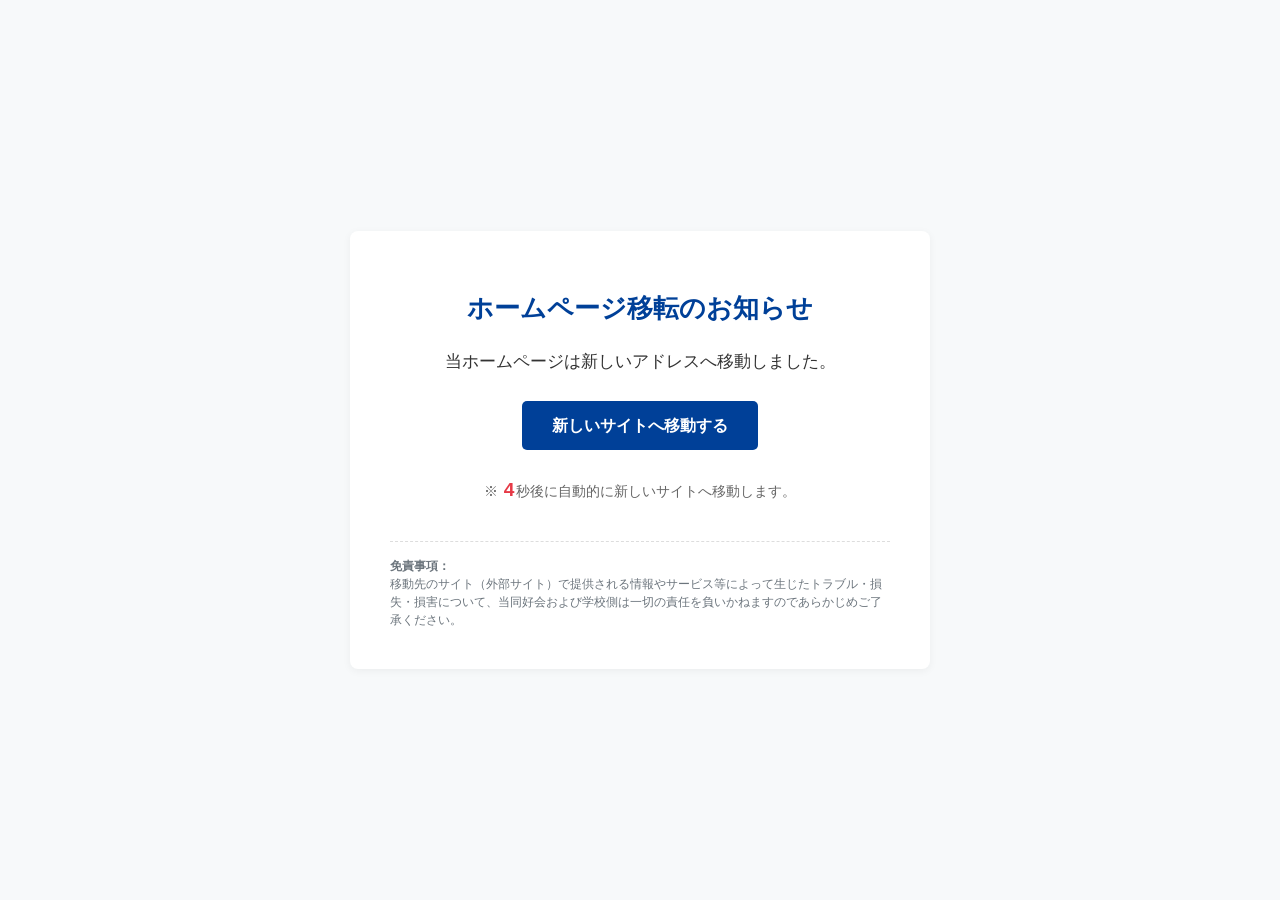
<file: index.html>
<!DOCTYPE html>
<html lang="ja">
<head>
    <meta charset="UTF-8">
    <meta name="viewport" content="width=device-width, initial-scale=1.0">
    
    <!-- 💡 万が一JavaScriptが動かない環境用 -->
    <meta http-equiv="refresh" content="5;url=https://nwuss-railway-club.github.io/Home_page-nwuss-railway-club/">
    
    <title>ホームページ移転のお知らせ</title>
    <style>
        /* 🎨 元のサイトの爽やかなブルー基調のデザインを継承 */
        body {
            font-family: 'Helvetica Neue', Arial, 'Hiragino Kaku Gothic ProN', 'Hiragino Sans', Meiryo, sans-serif;
            line-height: 1.6;
            color: #333;
            background-color: #f7f9fa;
            display: flex;
            justify-content: center;
            align-items: center;
            height: 100vh;
            margin: 0;
        }
        .container {
            text-align: center;
            background: #fff;
            padding: 40px;
            border-radius: 8px;
            box-shadow: 0 2px 8px rgba(0,0,0,0.05);
            max-width: 500px;
            width: 90%;
        }
        h1 {
            color: #004098; /* 同好会ブルー */
            font-size: 1.6rem;
            margin-bottom: 20px;
        }
        p {
            font-size: 1.05rem;
            color: #333;
            margin-bottom: 25px;
        }
        /* 🔗 新しいサイトへ行くボタン */
        .btn {
            display: inline-block;
            background: #004098;
            color: #fff;
            padding: 12px 30px;
            text-decoration: none;
            border-radius: 5px;
            font-weight: bold;
            transition: background 0.2s;
        }
        .btn:hover {
            background: #002d6b;
        }
        .notice {
            font-size: 0.9rem;
            color: #666;
            margin-top: 25px;
        }
        /* ⏳ カウントダウンの数字を目立たせるスタイル */
        #countdown {
            font-weight: bold;
            color: #e63946; /* お知らせバッジと同じ赤色 */
            font-size: 1.2rem;
            margin: 0 2px;
        }
        /* ⚖️ 最下部に入れる控えめな免責事項エリア */
        .disclaimer-box {
            margin-top: 35px;
            padding-top: 15px;
            border-top: 1px dashed #ddd;
            font-size: 0.75rem;
            color: #6c757d;
            text-align: left;
            line-height: 1.5;
        }
    </style>
</head>
<body>

    <div class="container">
        <h1>ホームページ移転のお知らせ</h1>
        <p>
            当ホームページは新しいアドレスへ移動しました。<br>
        </p>
        
        <!-- 💡 移転先のURL -->
        <a href="https://nwuss-railway-club.github.io/Home_page-nwuss-railway-club/" class="btn">新しいサイトへ移動する</a>
        
        <!-- ⏳ JavaScriptでここの数字がリアルタイムに減っていきます -->
        <p class="notice">※ <span id="countdown">5</span>秒後に自動的に新しいサイトへ移動します。</p>

        <!-- ⚖️ 免責事項の一言を追加 -->
        <div class="disclaimer-box">
            <strong>免責事項：</strong><br>
            移動先のサイト（外部サイト）で提供される情報やサービス等によって生じたトラブル・損失・損害について、当同好会および学校側は一切の責任を負いかねますのであらかじめご了承ください。
        </div>
    </div>

    <script>
        // 🛠 設定エリア：移動させたい新しいサイトのURLをここに貼ってください
        const newUrl = "https://nwuss-railway-club.github.io/Home_page-nwuss-railway-club/";
        
        // ⏳ カウントダウン（秒数）の設定
        let timeLeft = 5; 
        const countdownElement = document.getElementById("countdown");

        const timer = setInterval(() => {
            timeLeft--;
            countdownElement.textContent = timeLeft; // 画面の数字を書き換え
            
            if (timeLeft <= 0) {
                clearInterval(timer);
                window.location.href = newUrl; // 新しいURLにジャンプ
            }
        }, 1000); // 1秒ごとに実行
    </script>

</body>
</html>
</file>
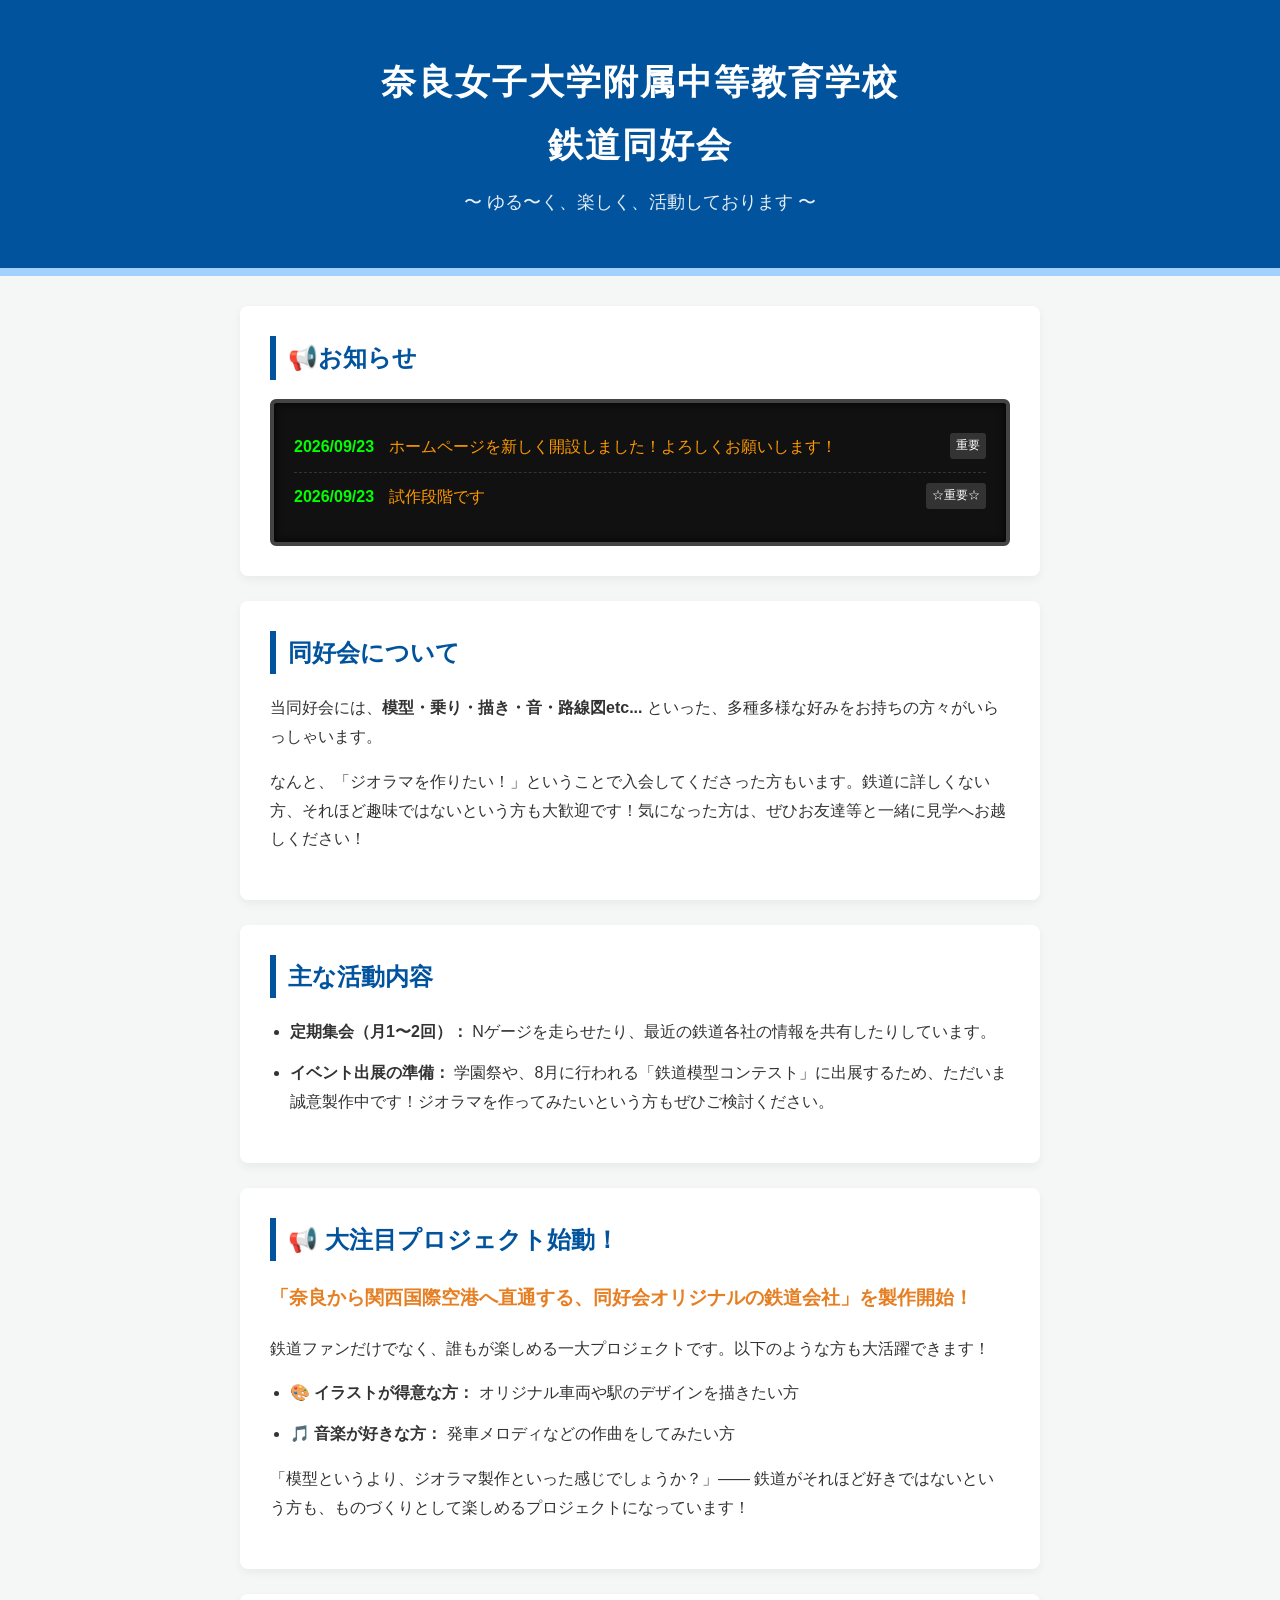
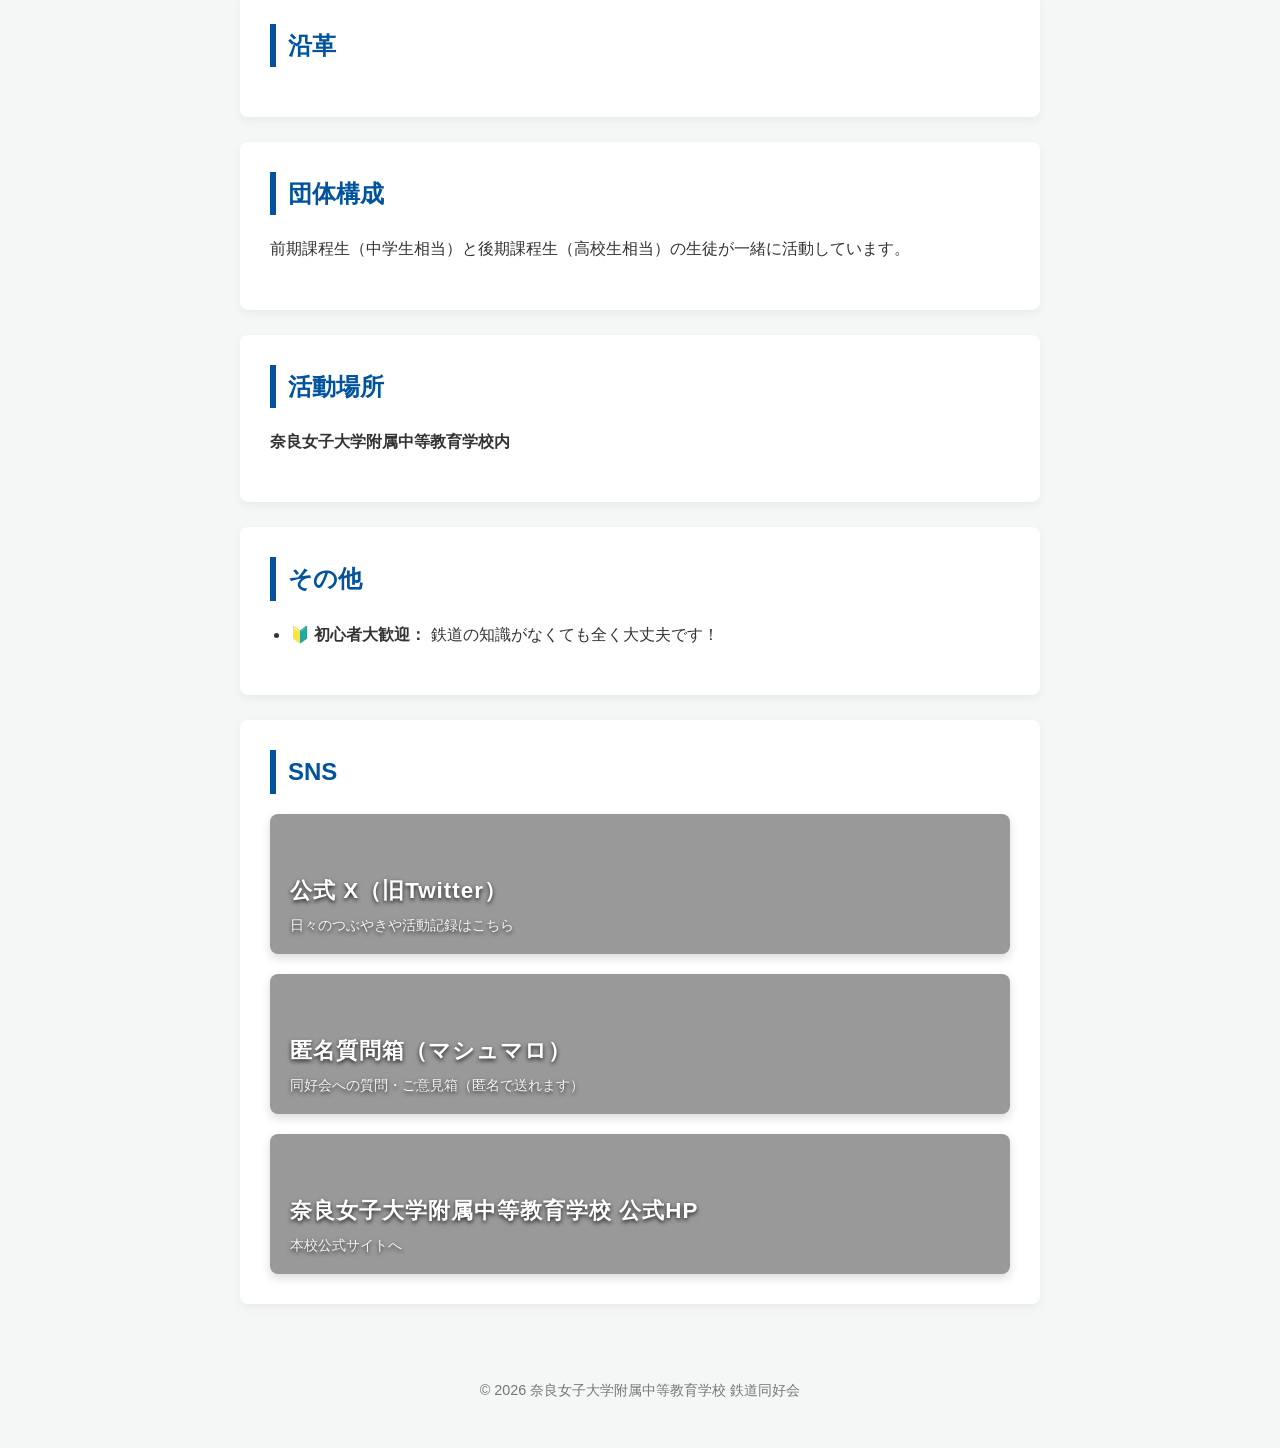
<file: 23最終).html>
<!DOCTYPE html>
<html lang="ja">
<head>
    <meta charset="UTF-8">
    <meta name="viewport" content="width=device-width, initial-scale=1.0">
    <title>奈良女子大学附属中等教育学校 鉄道同好会</title>
    <style>
        body { font-family: 'Helvetica Neue', Arial, 'Hiragino Kaku Gothic ProN', メイリオ, sans-serif; line-height: 1.8; color: #333; background-color: #f4f7f6; margin: 0; padding: 0; }
        header { background-color: #00539c; color: white; text-align: center; padding: 50px 20px; border-bottom: 8px solid #a3d1ff; }
        header h1 { margin: 0; font-size: 2.2rem; letter-spacing: 2px; }
        header p { margin: 10px 0 0 0; font-size: 1.1rem; opacity: 0.9; }
        main { max-width: 800px; margin: 30px auto; padding: 0 20px; }
        section { background: white; padding: 30px; margin-bottom: 25px; border-radius: 8px; box-shadow: 0 4px 10px rgba(0,0,0,0.05); }
        h2 { color: #00539c; border-left: 6px solid #00539c; padding-left: 12px; margin-top: 0; font-size: 1.5rem; }
        h3 { color: #e67e22; font-size: 1.2rem; margin-top: 20px; }
        ul { padding-left: 20px; }
        li { margin-bottom: 12px; }
        .notice-box { background-color: #f9f9f9; border-left: 4px solid #95a5a6; padding: 15px; margin-top: 20px; font-size: 0.9rem; color: #555; }
        footer { text-align: center; padding: 30px; color: #777; font-size: 0.9rem; }
        
        /* 🚥 鉄道の電光掲示板風お知らせスペース */
        .bbs-board { background-color: #111; color: #ff9900; font-family: sans-serif; padding: 20px; border-radius: 6px; border: 4px solid #444; box-shadow: inset 0 0 10px rgba(0,0,0,0.8); margin-top: 15px; }
        .bbs-item { border-bottom: 1px dashed #333; padding: 10px 0; display: flex; justify-content: space-between; align-items: center; }
        .bbs-item:last-child { border-bottom: none; }
        .bbs-content-box { flex-grow: 1; display: flex; justify-content: space-between; align-items: flex-start; }
        .bbs-date { color: #00ff00; margin-right: 15px; font-weight: bold; white-space: nowrap; }
        .bbs-text { flex-grow: 1; margin: 0; color: #ff9900; }
        .bbs-tag { background: #333; color: #fff; padding: 2px 6px; font-size: 0.75rem; border-radius: 3px; margin-left: 10px; white-space: nowrap; }
    </style>
</head>
<body>

    <div id="main-wrapper">
        <header>
            <h1>奈良女子大学附属中等教育学校<br>鉄道同好会</h1>
            <p>〜 ゆる〜く、楽しく、活動しております 〜</p>
        </header>

        <main>
            <!-- 📢 運行情報・お知らせ -->
            <section>
                <h2>📢お知らせ</h2>
                <div class="bbs-board">
                    
                    <!-- ✍️ 【身内へのお知らせ編集方法】 新しくお知らせを増やしたい時は、ここから下の3行をコピーして、日付や文章を書き換えて増やすだけです！ -->
                    <div class="bbs-item">
                        <div class="bbs-content-box">
                            <span class="bbs-date">2026/09/23</span>
                            <p class="bbs-text">ホームページを新しく開設しました！よろしくお願いします！</p>
                            <span class="bbs-tag">重要</span>
                        </div>
                    </div>
                    <!-- ✍️ 【身内へのお知らせ編集方法】 新しくお知らせを増やしたい時は、ここから下の3行をコピーして、日付や文章を書き換えて増やすだけです！ -->
<div class="bbs-item">
    <div class="bbs-content-box">
        <span class="bbs-date">2026/09/23</span>
        <p class="bbs-text">試作段階です</p>
        <span class="bbs-tag">☆重要☆</span>
    </div>
</div>

                    
                    <!-- 不要になったお知らせは、その<div>から</div>までのカタマリをキーボードのDeleteキーで消すだけで削除できます -->

                </div>
            </section>

            <!-- 同好会について -->
            <section>
                <h2>同好会について</h2>
                <p>当同好会には、<strong>模型・乗り・描き・音・路線図etc...</strong> といった、多種多様な好みをお持ちの方々がいらっしゃいます。</p>
                <p>なんと、「ジオラマを作りたい！」ということで入会してくださった方もいます。鉄道に詳しくない方、それほど趣味ではないという方も大歓迎です！気になった方は、ぜひお友達等と一緒に見学へお越しください！</p>
            </section>

            <!-- 主な活動内容 -->
            <section>
                <h2>主な活動内容</h2>
                <ul>
                    <li><strong>定期集会（月1〜2回）：</strong> Nゲージを走らせたり、最近の鉄道各社の情報を共有したりしています。</li>
                    <li><strong>イベント出展の準備：</strong> 学園祭や、8月に行われる「鉄道模型コンテスト」に出展するため、ただいま誠意製作中です！ジオラマを作ってみたいという方もぜひご検討ください。</li>
                </ul>
            </section>

            <!-- 大注目プロジェクト -->
            <section>
                <h2>📢 大注目プロジェクト始動！</h2>
                <h3>「奈良から関西国際空港へ直通する、同好会オリジナルの鉄道会社」を製作開始！</h3>
                <p>鉄道ファンだけでなく、誰もが楽しめる一大プロジェクトです。以下のような方も大活躍できます！</p>
                <ul>
                    <li>🎨 <strong>イラストが得意な方：</strong> オリジナル車両や駅のデザインを描きたい方</li>
                    <li>🎵 <strong>音楽が好きな方：</strong> 発車メロディなどの作曲をしてみたい方</li>
                </ul>
                <p>「模型というより、ジオラマ製作といった感じでしょうか？」—— 鉄道がそれほど好きではないという方も、ものづくりとして楽しめるプロジェクトになっています！</p>
            </section>
            <!-- 沿革 -->
            <section>
                <h2>沿革</h2>
            </section>
             <!-- 団体構成 -->
            <section>
                <h2>団体構成</h2>
                <p>前期課程生（中学生相当）と後期課程生（高校生相当）の生徒が一緒に活動しています。</p>
            </section>
             <!-- 活動場所 -->
            <section>
                <h2>活動場所</h2>
                <p><strong>奈良女子大学附属中等教育学校内</strong> </p>
            </section>

            <!-- 募集要項 -->
            <section>
                <h2>その他</h2>
                <ul>
                    <li>🔰 <strong>初心者大歓迎：</strong> 鉄道の知識がなくても全く大丈夫です！</li>
                </ul>
            </section>
                     <!-- 🚥 関連リンク・SNS（ボタンデザイン版） -->
        <style>
            .sns-container { display: flex; flex-direction: column; gap: 15px; margin-top: 20px; }
            .sns-button { display: flex; align-items: center; background: #fff; border: 2px solid #00539c; padding: 15px; border-radius: 8px; text-decoration: none; color: #333; font-weight: bold; transition: 0.3s; box-shadow: 0 4px 6px rgba(0,0,0,0.05); }
            .sns-button:hover { background: #00539c; color: white; transform: translateY(-2px); box-shadow: 0 6px 12px rgba(0,53,156,0.2); }
            .sns-icon { font-size: 1.5rem; margin-right: 15px; width: 30px; text-align: center; }
            .sns-info { display: flex; flex-direction: column; }
            .sns-title { font-size: 1.05rem; }
            .sns-sub { font-size: 0.8rem; color: #777; font-weight: normal; }
            .sns-button:hover .sns-sub { color: #e0e0e0; }
        </style>

                <!-- 🚥 写真リンク（バナーデザイン版） -->
        <style>
            .sns-photo-container { display: flex; flex-direction: column; gap: 20px; margin-top: 20px; }
            .photo-banner { position: relative; width: 100%; height: 140px; border-radius: 8px; overflow: hidden; display: block; text-decoration: none; box-shadow: 0 4px 10px rgba(0,0,0,0.15); transition: 0.3s; }
            .photo-banner:hover { transform: translateY(-3px); box-shadow: 0 8px 20px rgba(0,0,0,0.25); }
            
            /* 🖼️ 写真の背景設定（ここに好きな画像のURLを入れます） */
            .bg-x { background: linear-gradient(rgba(0,0,0,0.4), rgba(0,0,0,0.4)), url('https://unsplash.com') center/cover; }
            .bg-marshmallow { background: linear-gradient(rgba(0,0,0,0.4), rgba(0,0,0,0.4)), url('https://unsplash.com') center/cover; }
            .bg-school { background: linear-gradient(rgba(0,0,0,0.4), rgba(0,0,0,0.4)), url('https://unsplash.com') center/cover; }
            
            /* 写真の上の文字デザイン */
            .banner-text-box { position: absolute; bottom: 15px; left: 20px; color: white; text-shadow: 0 2px 4px rgba(0,0,0,0.8); }
            .banner-main-title { font-size: 1.4rem; font-weight: bold; margin: 0; letter-spacing: 1px; display: flex; align-items: center; gap: 8px; }
            .banner-sub-title { font-size: 0.85rem; opacity: 0.9; margin: 3px 0 0 0; }
        </style>

        <section>
            <h2>SNS</h2>
            <div class="sns-photo-container">
                
                <!-- X（旧Twitter） -->
                <a href="https://x.com/nwuss_railclub" target="_blank" class="photo-banner bg-x">
                    <div class="banner-text-box">
                        <p class="banner-main-title">公式 X（旧Twitter）</p>
                        <p class="banner-sub-title">日々のつぶやきや活動記録はこちら</p>
                    </div>
                </a>

                <!-- マシュマロ -->
                <a href="https://marshmallow-qa.com/o2q30elz2n8u4wb?t=pS1p2X&utm_medium=twitter&utm_source=promotion" target="_blank" class="photo-banner bg-marshmallow">
                    <div class="banner-text-box">
                        <p class="banner-main-title">匿名質問箱（マシュマロ）</p>
                        <p class="banner-sub-title">同好会への質問・ご意見箱（匿名で送れます）</p>
                    </div>
                </a>

                <!-- 本校HP -->
                <a href="https://nwuss.nara-wu.ac.jp/" target="_blank" class="photo-banner bg-school">
                    <div class="banner-text-box">
                        <p class="banner-main-title">奈良女子大学附属中等教育学校 公式HP</p>
                        <p class="banner-sub-title">本校公式サイトへ</p>
                    </div>
                </a>

            </div>
        </section>


        </main>

        <footer>
            <p>&copy; 2026 奈良女子大学附属中等教育学校 鉄道同好会</p>
        </footer>
    </div>

</body>
</html>
</file>
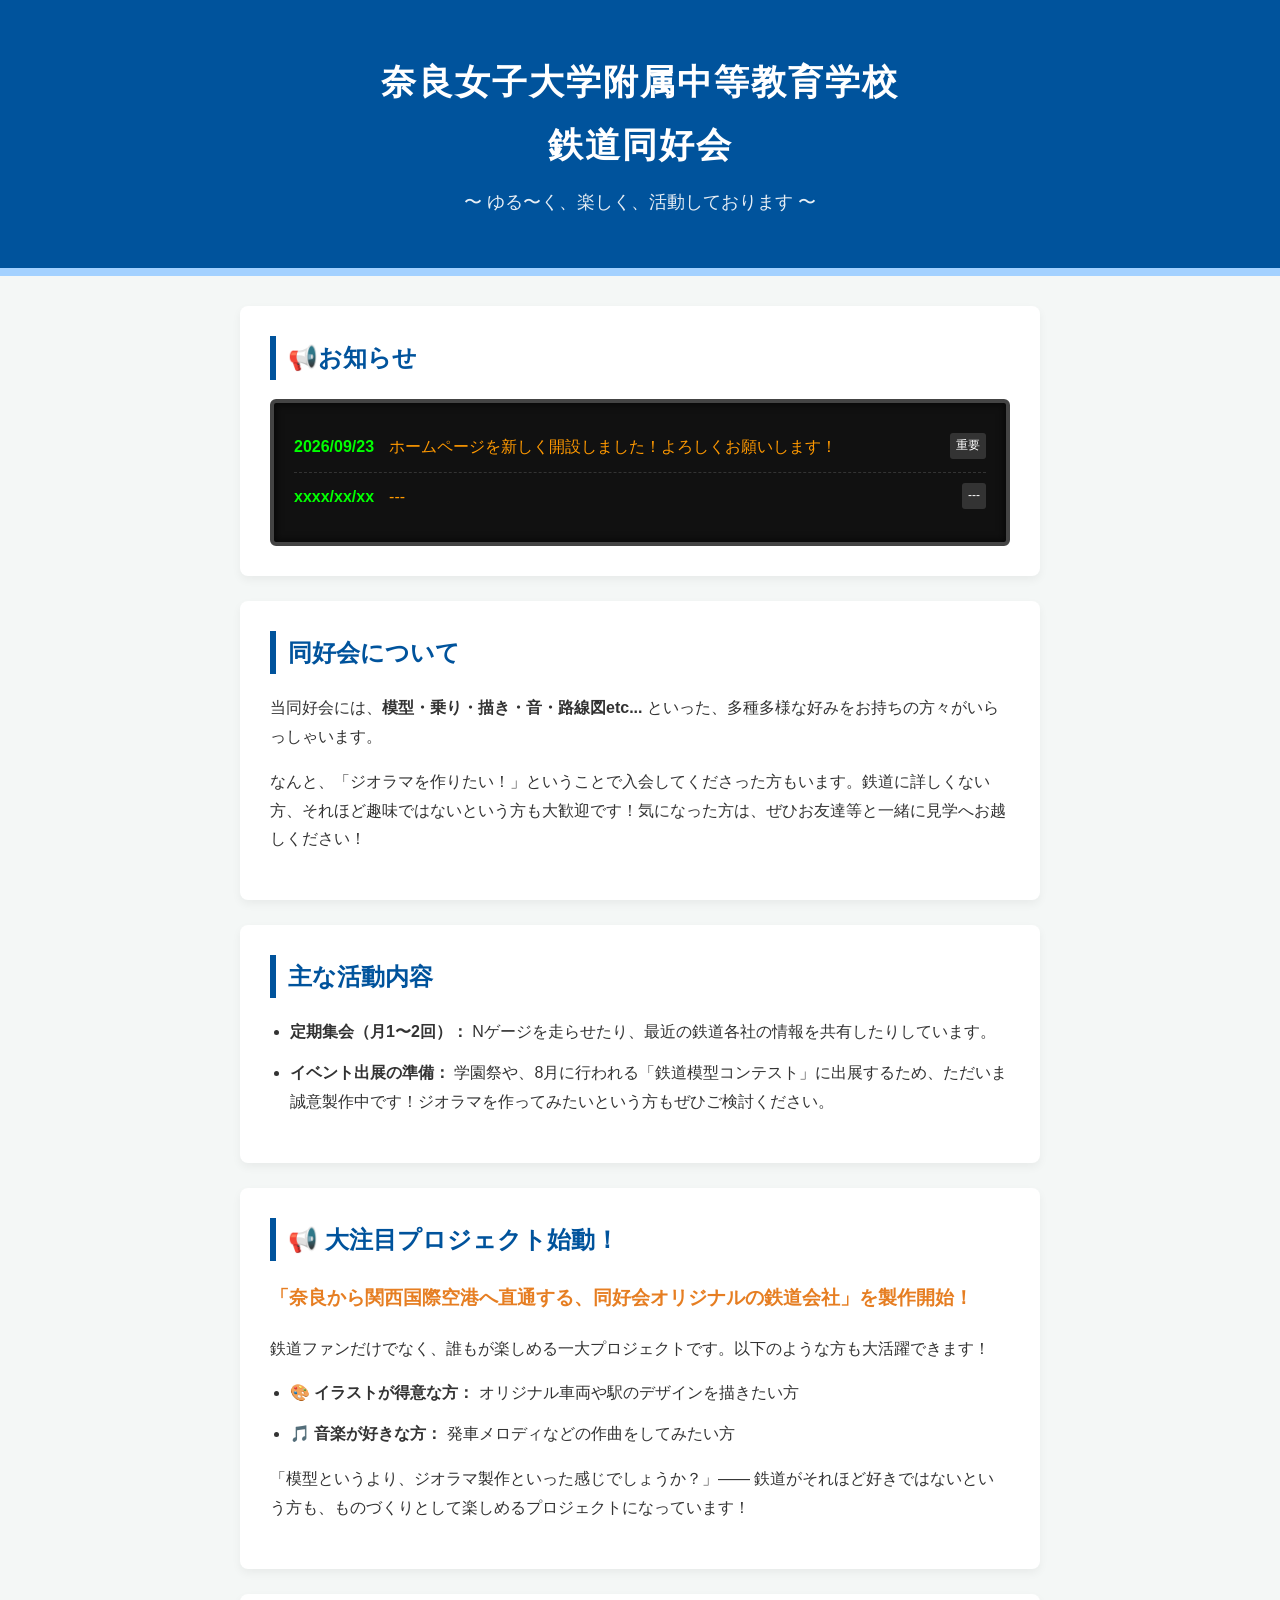
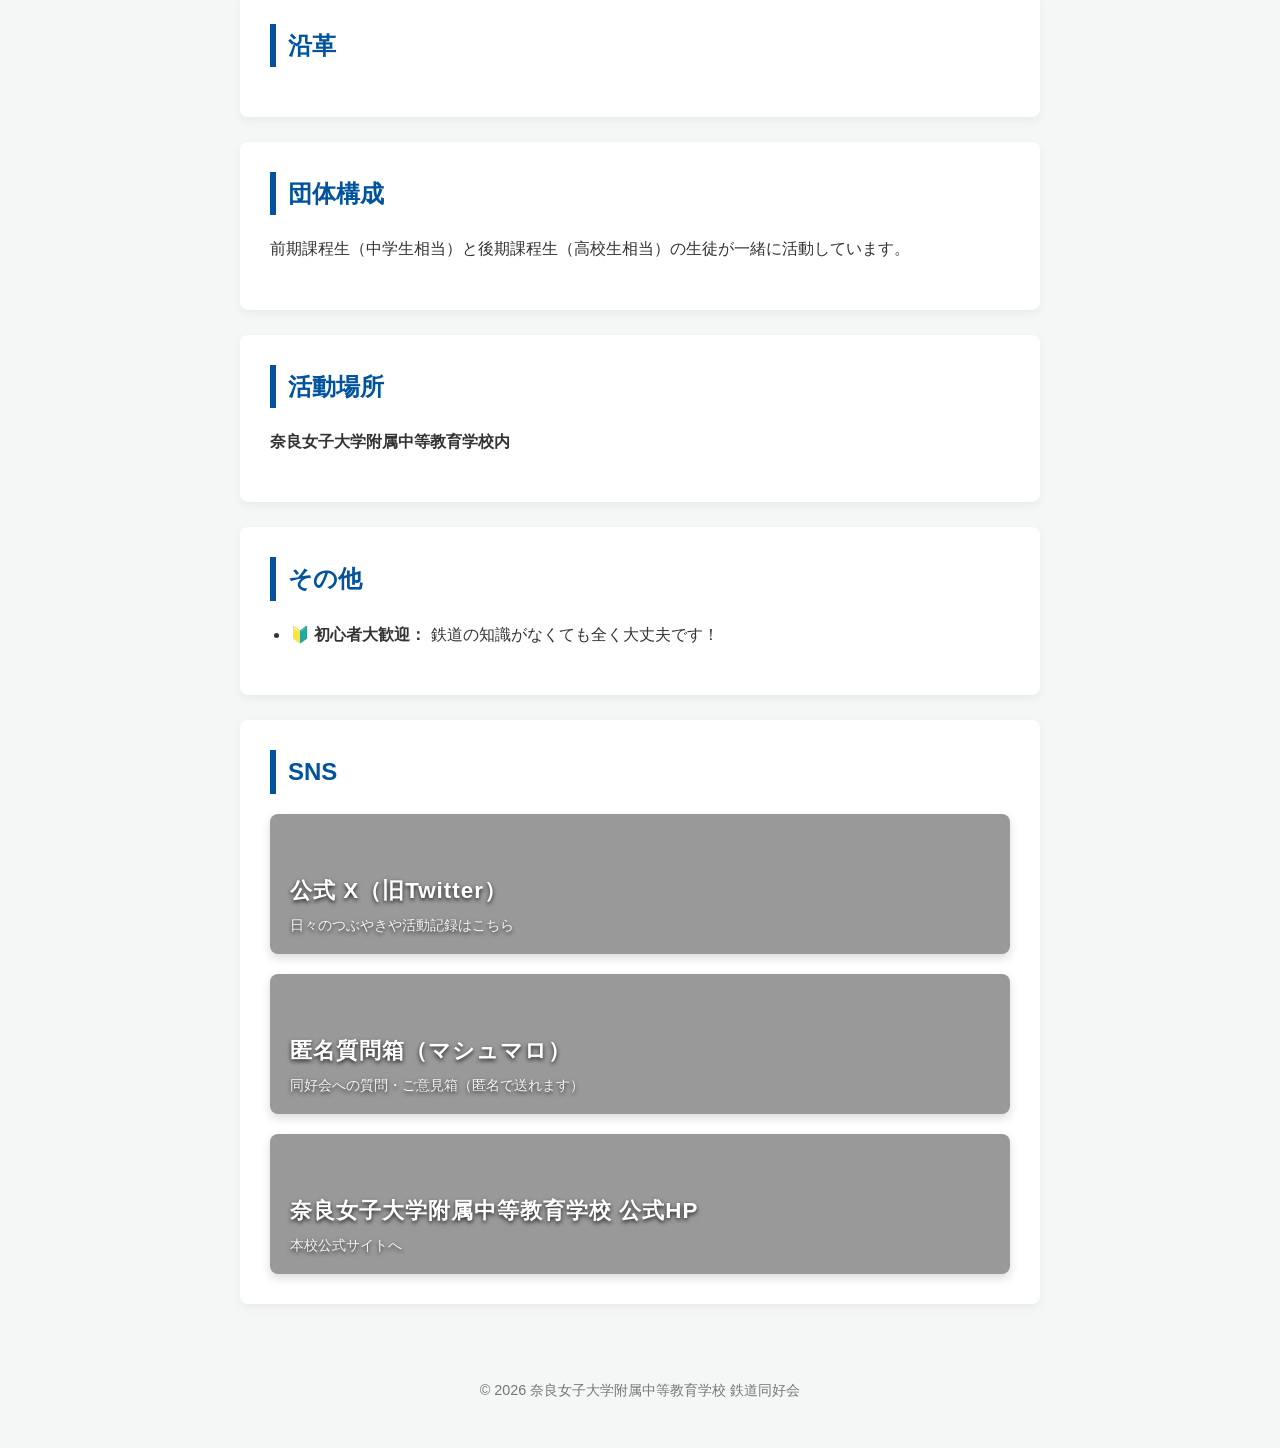
<file: 最新.html>
<!DOCTYPE html>
<html lang="ja">
<head>
    <meta charset="UTF-8">
    <meta name="viewport" content="width=device-width, initial-scale=1.0">
    <title>奈良女子大学附属中等教育学校 鉄道同好会</title>
    <style>
        body { font-family: 'Helvetica Neue', Arial, 'Hiragino Kaku Gothic ProN', メイリオ, sans-serif; line-height: 1.8; color: #333; background-color: #f4f7f6; margin: 0; padding: 0; }
        header { background-color: #00539c; color: white; text-align: center; padding: 50px 20px; border-bottom: 8px solid #a3d1ff; }
        header h1 { margin: 0; font-size: 2.2rem; letter-spacing: 2px; }
        header p { margin: 10px 0 0 0; font-size: 1.1rem; opacity: 0.9; }
        main { max-width: 800px; margin: 30px auto; padding: 0 20px; }
        section { background: white; padding: 30px; margin-bottom: 25px; border-radius: 8px; box-shadow: 0 4px 10px rgba(0,0,0,0.05); }
        h2 { color: #00539c; border-left: 6px solid #00539c; padding-left: 12px; margin-top: 0; font-size: 1.5rem; }
        h3 { color: #e67e22; font-size: 1.2rem; margin-top: 20px; }
        ul { padding-left: 20px; }
        li { margin-bottom: 12px; }
        .notice-box { background-color: #f9f9f9; border-left: 4px solid #95a5a6; padding: 15px; margin-top: 20px; font-size: 0.9rem; color: #555; }
        footer { text-align: center; padding: 30px; color: #777; font-size: 0.9rem; }
        
        /* 🚥 鉄道の電光掲示板風お知らせスペース */
        .bbs-board { background-color: #111; color: #ff9900; font-family: sans-serif; padding: 20px; border-radius: 6px; border: 4px solid #444; box-shadow: inset 0 0 10px rgba(0,0,0,0.8); margin-top: 15px; }
        .bbs-item { border-bottom: 1px dashed #333; padding: 10px 0; display: flex; justify-content: space-between; align-items: center; }
        .bbs-item:last-child { border-bottom: none; }
        .bbs-content-box { flex-grow: 1; display: flex; justify-content: space-between; align-items: flex-start; }
        .bbs-date { color: #00ff00; margin-right: 15px; font-weight: bold; white-space: nowrap; }
        .bbs-text { flex-grow: 1; margin: 0; color: #ff9900; }
        .bbs-tag { background: #333; color: #fff; padding: 2px 6px; font-size: 0.75rem; border-radius: 3px; margin-left: 10px; white-space: nowrap; }
    </style>
</head>
<body>

    <div id="main-wrapper">
        <header>
            <h1>奈良女子大学附属中等教育学校<br>鉄道同好会</h1>
            <p>〜 ゆる〜く、楽しく、活動しております 〜</p>
        </header>

        <main>
            <!-- 📢 運行情報・お知らせ -->
            <section>
                <h2>📢お知らせ</h2>
                <div class="bbs-board">
                    
                    <!-- ✍️ 【身内へのお知らせ編集方法】 新しくお知らせを増やしたい時は、ここから下の3行をコピーして、日付や文章を書き換えて増やすだけです！ -->
                    <div class="bbs-item">
                        <div class="bbs-content-box">
                            <span class="bbs-date">2026/09/23</span>
                            <p class="bbs-text">ホームページを新しく開設しました！よろしくお願いします！</p>
                            <span class="bbs-tag">重要</span>
                        </div>
                    </div>
                    <!-- ✍️ 【身内へのお知らせ編集方法】 新しくお知らせを増やしたい時は、ここから下の3行をコピーして、日付や文章を書き換えて増やすだけです！ -->
<div class="bbs-item">
    <div class="bbs-content-box">
        <span class="bbs-date">xxxx/xx/xx</span>
        <p class="bbs-text">---</p>
        <span class="bbs-tag">---</span>
    </div>
</div>

                    
                    <!-- 不要になったお知らせは、その<div>から</div>までのカタマリをキーボードのDeleteキーで消すだけで削除できます -->

                </div>
            </section>

            <!-- 同好会について -->
            <section>
                <h2>同好会について</h2>
                <p>当同好会には、<strong>模型・乗り・描き・音・路線図etc...</strong> といった、多種多様な好みをお持ちの方々がいらっしゃいます。</p>
                <p>なんと、「ジオラマを作りたい！」ということで入会してくださった方もいます。鉄道に詳しくない方、それほど趣味ではないという方も大歓迎です！気になった方は、ぜひお友達等と一緒に見学へお越しください！</p>
            </section>

            <!-- 主な活動内容 -->
            <section>
                <h2>主な活動内容</h2>
                <ul>
                    <li><strong>定期集会（月1〜2回）：</strong> Nゲージを走らせたり、最近の鉄道各社の情報を共有したりしています。</li>
                    <li><strong>イベント出展の準備：</strong> 学園祭や、8月に行われる「鉄道模型コンテスト」に出展するため、ただいま誠意製作中です！ジオラマを作ってみたいという方もぜひご検討ください。</li>
                </ul>
            </section>

            <!-- 大注目プロジェクト -->
            <section>
                <h2>📢 大注目プロジェクト始動！</h2>
                <h3>「奈良から関西国際空港へ直通する、同好会オリジナルの鉄道会社」を製作開始！</h3>
                <p>鉄道ファンだけでなく、誰もが楽しめる一大プロジェクトです。以下のような方も大活躍できます！</p>
                <ul>
                    <li>🎨 <strong>イラストが得意な方：</strong> オリジナル車両や駅のデザインを描きたい方</li>
                    <li>🎵 <strong>音楽が好きな方：</strong> 発車メロディなどの作曲をしてみたい方</li>
                </ul>
                <p>「模型というより、ジオラマ製作といった感じでしょうか？」—— 鉄道がそれほど好きではないという方も、ものづくりとして楽しめるプロジェクトになっています！</p>
            </section>
            <!-- 沿革 -->
            <section>
                <h2>沿革</h2>
            </section>
             <!-- 団体構成 -->
            <section>
                <h2>団体構成</h2>
                <p>前期課程生（中学生相当）と後期課程生（高校生相当）の生徒が一緒に活動しています。</p>
            </section>
             <!-- 活動場所 -->
            <section>
                <h2>活動場所</h2>
                <p><strong>奈良女子大学附属中等教育学校内</strong> </p>
            </section>

            <!-- 募集要項 -->
            <section>
                <h2>その他</h2>
                <ul>
                    <li>🔰 <strong>初心者大歓迎：</strong> 鉄道の知識がなくても全く大丈夫です！</li>
                </ul>
            </section>
                     <!-- 🚥 関連リンク・SNS（ボタンデザイン版） -->
        <style>
            .sns-container { display: flex; flex-direction: column; gap: 15px; margin-top: 20px; }
            .sns-button { display: flex; align-items: center; background: #fff; border: 2px solid #00539c; padding: 15px; border-radius: 8px; text-decoration: none; color: #333; font-weight: bold; transition: 0.3s; box-shadow: 0 4px 6px rgba(0,0,0,0.05); }
            .sns-button:hover { background: #00539c; color: white; transform: translateY(-2px); box-shadow: 0 6px 12px rgba(0,53,156,0.2); }
            .sns-icon { font-size: 1.5rem; margin-right: 15px; width: 30px; text-align: center; }
            .sns-info { display: flex; flex-direction: column; }
            .sns-title { font-size: 1.05rem; }
            .sns-sub { font-size: 0.8rem; color: #777; font-weight: normal; }
            .sns-button:hover .sns-sub { color: #e0e0e0; }
        </style>

                <!-- 🚥 写真リンク（バナーデザイン版） -->
        <style>
            .sns-photo-container { display: flex; flex-direction: column; gap: 20px; margin-top: 20px; }
            .photo-banner { position: relative; width: 100%; height: 140px; border-radius: 8px; overflow: hidden; display: block; text-decoration: none; box-shadow: 0 4px 10px rgba(0,0,0,0.15); transition: 0.3s; }
            .photo-banner:hover { transform: translateY(-3px); box-shadow: 0 8px 20px rgba(0,0,0,0.25); }
            
            /* 🖼️ 写真の背景設定（ここに好きな画像のURLを入れます） */
            .bg-x { background: linear-gradient(rgba(0,0,0,0.4), rgba(0,0,0,0.4)), url('https://unsplash.com') center/cover; }
            .bg-marshmallow { background: linear-gradient(rgba(0,0,0,0.4), rgba(0,0,0,0.4)), url('https://unsplash.com') center/cover; }
            .bg-school { background: linear-gradient(rgba(0,0,0,0.4), rgba(0,0,0,0.4)), url('https://unsplash.com') center/cover; }
            
            /* 写真の上の文字デザイン */
            .banner-text-box { position: absolute; bottom: 15px; left: 20px; color: white; text-shadow: 0 2px 4px rgba(0,0,0,0.8); }
            .banner-main-title { font-size: 1.4rem; font-weight: bold; margin: 0; letter-spacing: 1px; display: flex; align-items: center; gap: 8px; }
            .banner-sub-title { font-size: 0.85rem; opacity: 0.9; margin: 3px 0 0 0; }
        </style>

        <section>
            <h2>SNS</h2>
            <div class="sns-photo-container">
                
                <!-- X（旧Twitter） -->
                <a href="https://x.com/nwuss_railclub" target="_blank" class="photo-banner bg-x">
                    <div class="banner-text-box">
                        <p class="banner-main-title">公式 X（旧Twitter）</p>
                        <p class="banner-sub-title">日々のつぶやきや活動記録はこちら</p>
                    </div>
                </a>

                <!-- マシュマロ -->
                <a href="https://marshmallow-qa.com/o2q30elz2n8u4wb?t=pS1p2X&utm_medium=twitter&utm_source=promotion" target="_blank" class="photo-banner bg-marshmallow">
                    <div class="banner-text-box">
                        <p class="banner-main-title">匿名質問箱（マシュマロ）</p>
                        <p class="banner-sub-title">同好会への質問・ご意見箱（匿名で送れます）</p>
                    </div>
                </a>

                <!-- 本校HP -->
                <a href="https://nwuss.nara-wu.ac.jp/" target="_blank" class="photo-banner bg-school">
                    <div class="banner-text-box">
                        <p class="banner-main-title">奈良女子大学附属中等教育学校 公式HP</p>
                        <p class="banner-sub-title">本校公式サイトへ</p>
                    </div>
                </a>

            </div>
        </section>


        </main>

        <footer>
            <p>&copy; 2026 奈良女子大学附属中等教育学校 鉄道同好会</p>
        </footer>
    </div>

</body>
</html>
</file>
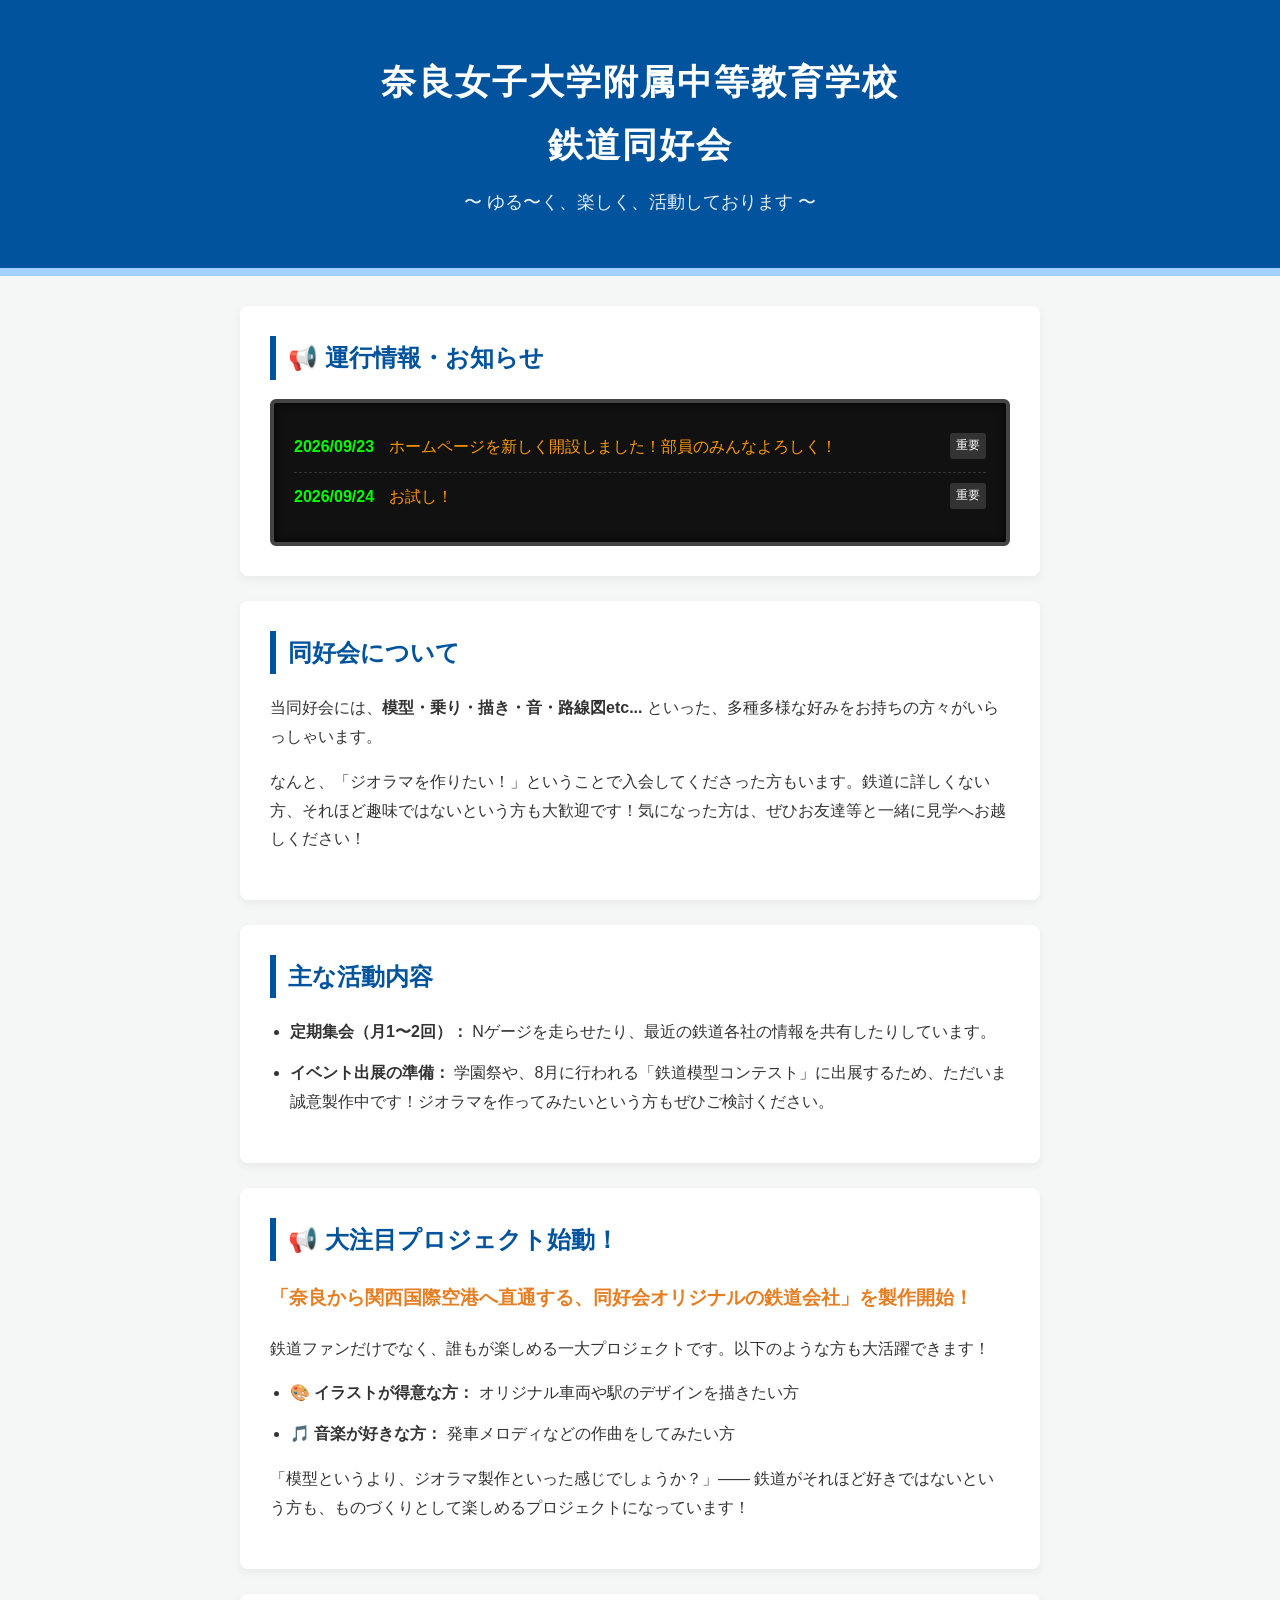
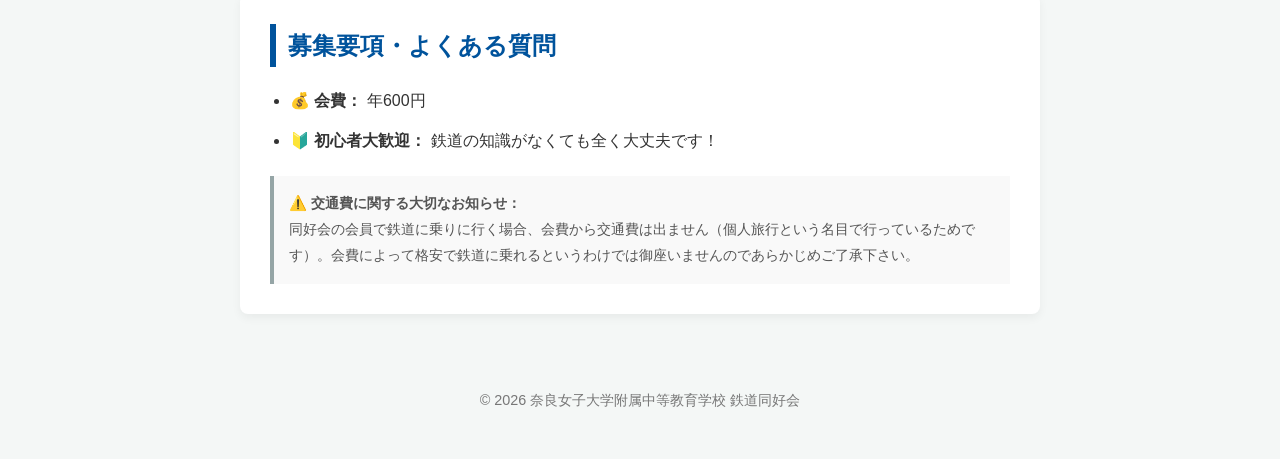
<file: 鉄道同好会.html>
<!DOCTYPE html>
<html lang="ja">
<head>
    <meta charset="UTF-8">
    <meta name="viewport" content="width=device-width, initial-scale=1.0">
    <title>奈良女子大学附属中等教育学校 鉄道同好会</title>
    <style>
        body { font-family: 'Helvetica Neue', Arial, 'Hiragino Kaku Gothic ProN', メイリオ, sans-serif; line-height: 1.8; color: #333; background-color: #f4f7f6; margin: 0; padding: 0; }
        header { background-color: #00539c; color: white; text-align: center; padding: 50px 20px; border-bottom: 8px solid #a3d1ff; }
        header h1 { margin: 0; font-size: 2.2rem; letter-spacing: 2px; }
        header p { margin: 10px 0 0 0; font-size: 1.1rem; opacity: 0.9; }
        main { max-width: 800px; margin: 30px auto; padding: 0 20px; }
        section { background: white; padding: 30px; margin-bottom: 25px; border-radius: 8px; box-shadow: 0 4px 10px rgba(0,0,0,0.05); }
        h2 { color: #00539c; border-left: 6px solid #00539c; padding-left: 12px; margin-top: 0; font-size: 1.5rem; }
        h3 { color: #e67e22; font-size: 1.2rem; margin-top: 20px; }
        ul { padding-left: 20px; }
        li { margin-bottom: 12px; }
        .notice-box { background-color: #f9f9f9; border-left: 4px solid #95a5a6; padding: 15px; margin-top: 20px; font-size: 0.9rem; color: #555; }
        footer { text-align: center; padding: 30px; color: #777; font-size: 0.9rem; }
        
        /* 🚥 鉄道の電光掲示板風お知らせスペース */
        .bbs-board { background-color: #111; color: #ff9900; font-family: sans-serif; padding: 20px; border-radius: 6px; border: 4px solid #444; box-shadow: inset 0 0 10px rgba(0,0,0,0.8); margin-top: 15px; }
        .bbs-item { border-bottom: 1px dashed #333; padding: 10px 0; display: flex; justify-content: space-between; align-items: center; }
        .bbs-item:last-child { border-bottom: none; }
        .bbs-content-box { flex-grow: 1; display: flex; justify-content: space-between; align-items: flex-start; }
        .bbs-date { color: #00ff00; margin-right: 15px; font-weight: bold; white-space: nowrap; }
        .bbs-text { flex-grow: 1; margin: 0; color: #ff9900; }
        .bbs-tag { background: #333; color: #fff; padding: 2px 6px; font-size: 0.75rem; border-radius: 3px; margin-left: 10px; white-space: nowrap; }
    </style>
</head>
<body>

    <div id="main-wrapper">
        <header>
            <h1>奈良女子大学附属中等教育学校<br>鉄道同好会</h1>
            <p>〜 ゆる〜く、楽しく、活動しております 〜</p>
        </header>

        <main>
            <!-- 📢 運行情報・お知らせ -->
            <section>
                <h2>📢 運行情報・お知らせ</h2>
                <div class="bbs-board">
                    
                    <!-- ✍️ 【身内へのお知らせ編集方法】 新しくお知らせを増やしたい時は、ここから下の3行をコピーして、日付や文章を書き換えて増やすだけです！ -->
                    <div class="bbs-item">
                        <div class="bbs-content-box">
                            <span class="bbs-date">2026/09/23</span>
                            <p class="bbs-text">ホームページを新しく開設しました！部員のみんなよろしく！</p>
                            <span class="bbs-tag">重要</span>
                        </div>
                    </div>
                    <!-- ✍️ 【身内へのお知らせ編集方法】 新しくお知らせを増やしたい時は、ここから下の3行をコピーして、日付や文章を書き換えて増やすだけです！ -->
<div class="bbs-item">
    <div class="bbs-content-box">
        <span class="bbs-date">2026/09/24</span>
        <p class="bbs-text">お試し！</p>
        <span class="bbs-tag">重要</span>
    </div>
</div>

                    
                    <!-- 不要になったお知らせは、その<div>から</div>までのカタマリをキーボードのDeleteキーで消すだけで削除できます -->

                </div>
            </section>

            <!-- 同好会について -->
            <section>
                <h2>同好会について</h2>
                <p>当同好会には、<strong>模型・乗り・描き・音・路線図etc...</strong> といった、多種多様な好みをお持ちの方々がいらっしゃいます。</p>
                <p>なんと、「ジオラマを作りたい！」ということで入会してくださった方もいます。鉄道に詳しくない方、それほど趣味ではないという方も大歓迎です！気になった方は、ぜひお友達等と一緒に見学へお越しください！</p>
            </section>

            <!-- 主な活動内容 -->
            <section>
                <h2>主な活動内容</h2>
                <ul>
                    <li><strong>定期集会（月1〜2回）：</strong> Nゲージを走らせたり、最近の鉄道各社の情報を共有したりしています。</li>
                    <li><strong>イベント出展の準備：</strong> 学園祭や、8月に行われる「鉄道模型コンテスト」に出展するため、ただいま誠意製作中です！ジオラマを作ってみたいという方もぜひご検討ください。</li>
                </ul>
            </section>

            <!-- 大注目プロジェクト -->
            <section>
                <h2>📢 大注目プロジェクト始動！</h2>
                <h3>「奈良から関西国際空港へ直通する、同好会オリジナルの鉄道会社」を製作開始！</h3>
                <p>鉄道ファンだけでなく、誰もが楽しめる一大プロジェクトです。以下のような方も大活躍できます！</p>
                <ul>
                    <li>🎨 <strong>イラストが得意な方：</strong> オリジナル車両や駅のデザインを描きたい方</li>
                    <li>🎵 <strong>音楽が好きな方：</strong> 発車メロディなどの作曲をしてみたい方</li>
                </ul>
                <p>「模型というより、ジオラマ製作といった感じでしょうか？」—— 鉄道がそれほど好きではないという方も、ものづくりとして楽しめるプロジェクトになっています！</p>
            </section>

            <!-- 募集要項 -->
            <section>
                <h2>募集要項・よくある質問</h2>
                <ul>
                    <li>💰 <strong>会費：</strong> 年600円</li>
                    <li>🔰 <strong>初心者大歓迎：</strong> 鉄道の知識がなくても全く大丈夫です！</li>
                </ul>
                <div class="notice-box">
                    <strong>⚠️ 交通費に関する大切なお知らせ：</strong><br>
                    同好会の会員で鉄道に乗りに行く場合、会費から交通費は出ません（個人旅行という名目で行っているためです）。会費によって格安で鉄道に乗れるというわけでは御座いませんのであらかじめご了承下さい。
                </div>
            </section>
        </main>

        <footer>
            <p>&copy; 2026 奈良女子大学附属中等教育学校 鉄道同好会</p>
        </footer>
    </div>

</body>
</html>
</file>
